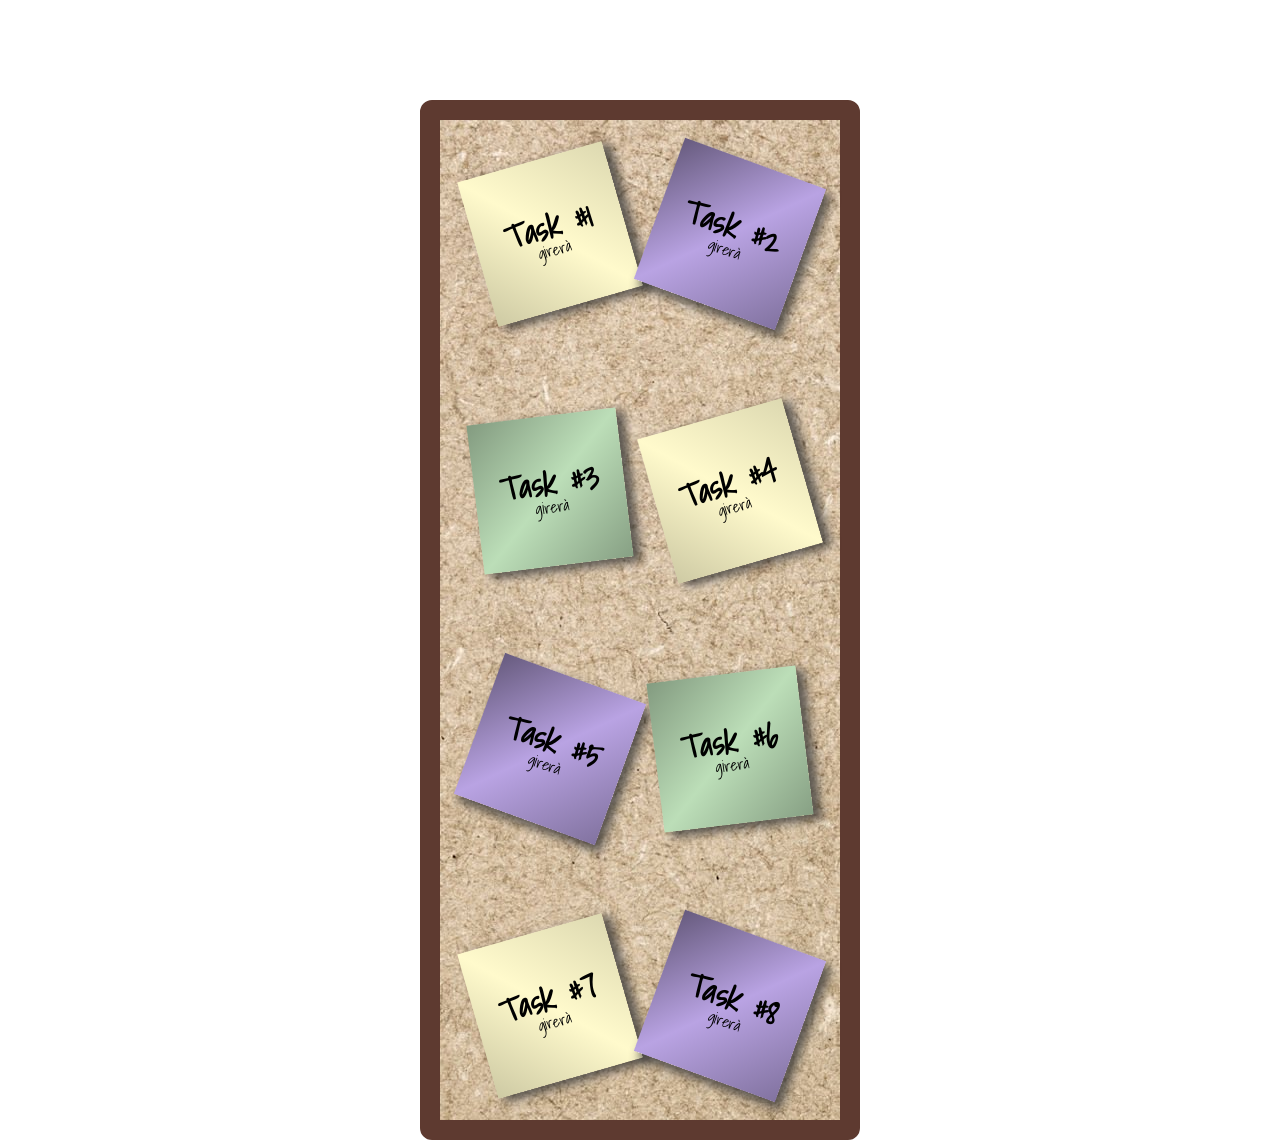
<file: index.html>
<!DOCTYPE html>
<html lang="en">
  <head>
    <meta charset="UTF-8" />
    <meta name="viewport" content="width=device-width, initial-scale=1.0" />
    <link rel="stylesheet" href="./assets/css/reset.css" />
    <link rel="stylesheet" href="./assets/css/altreCard.css" />
    <title>Document</title>
  </head>
  <body>
    <main>
      <section id="conteiner-card">
        <article class="card1" id="uno">
          <h1>Task #1</h1>
          <p>girerà</p>
        </article>
        <article class="card2" id="due">
          <h1>Task #2</h1>
          <p>girerà</p>
        </article>
        <article class="card3" id="tre">
          <h1>Task #3</h1>
          <p>girerà</p>
        </article>
        <article class="card4" id="quattro">
          <h1>Task #4</h1>
          <p>girerà</p>
        </article>
        <article class="card5" id="cinque">
          <h1>Task #5</h1>
          <p>girerà</p>
        </article>
        <article class="card6" id="sei">
          <h1>Task #6</h1>
          <p>girerà</p>
        </article>
        <article class="card7" id="sette">
          <h1>Task #7</h1>
          <p>girerà</p>
        </article>
        <article class="card8" id="otto">
          <h1>Task #8</h1>
          <p>girerà</p>
        </article>
      </section>
    </main>
  </body>
</html>
</file>
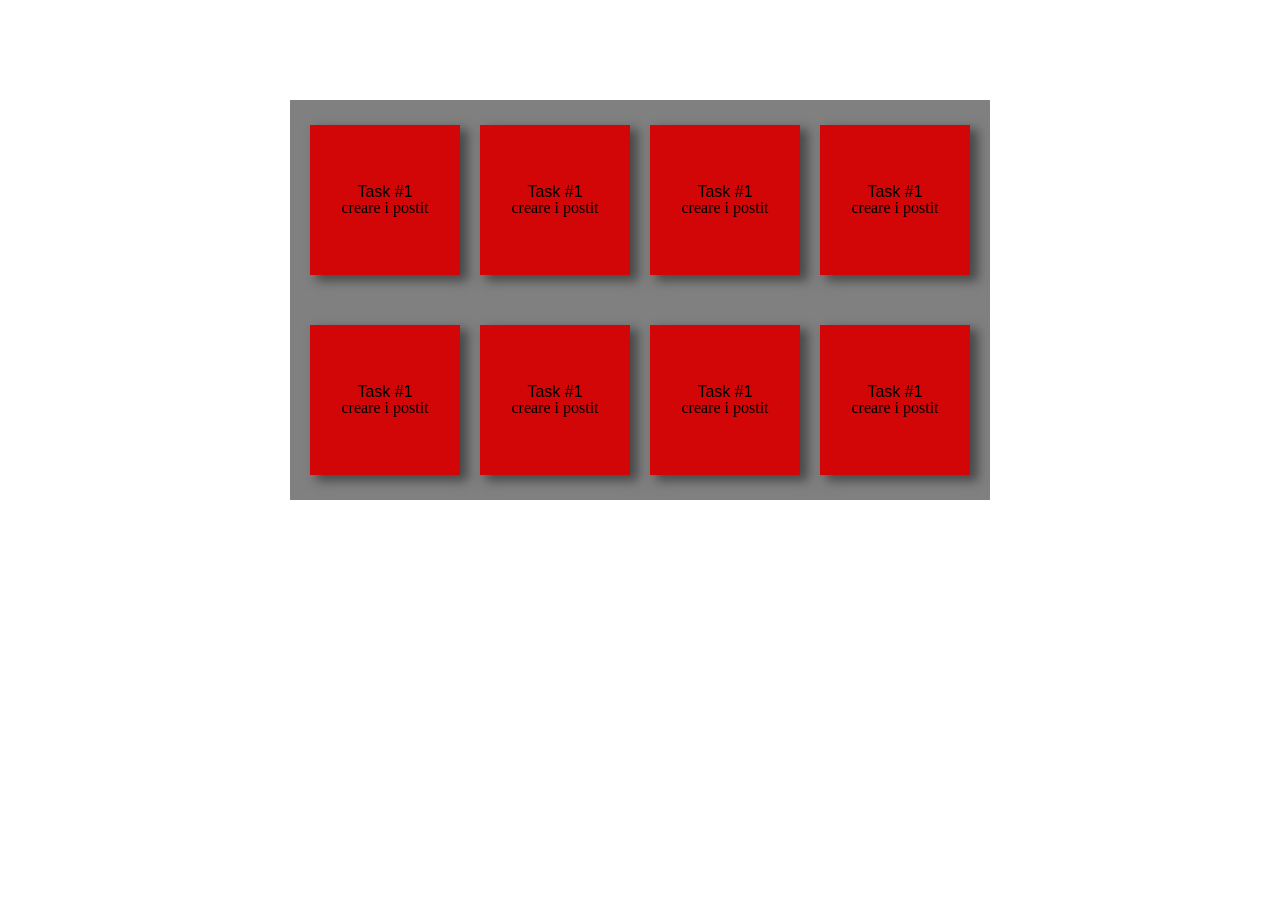
<file: carte.html>
<!DOCTYPE html>
<html lang="en">
  <head>
    <meta charset="UTF-8" />
    <meta name="viewport" content="width=device-width, initial-scale=1.0" />
    <link rel="stylesheet" href="./assets/css/reset.css" />
    <link rel="stylesheet" href="./assets/css/postit.css" />
    <title>Document</title>
  </head>
  <body>
    <main>
      <section id="conteiner-post">
        <article class="postit1" id="primo">
          <h2>Task #1</h2>
          creare i postit
        </article>
        <article class="postit2" id="secondo">
          <h2>Task #1</h2>
          creare i postit
        </article>
        <article class="postit3" id="terzo">
          <h2>Task #1</h2>
          creare i postit
        </article>
        <article class="postit4" id="quarto">
          <h2>Task #1</h2>
          creare i postit
        </article>
        <article class="postit5" id="quinto">
          <h2>Task #1</h2>
          creare i postit
        </article>
        <article class="postit6" id="sesto">
          <h2>Task #1</h2>
          creare i postit
        </article>
        <article class="postit7" id="settimo">
          <h2>Task #1</h2>
          creare i postit
        </article>
        <article class="postit8" id="ottavo">
          <h2>Task #1</h2>
          creare i postit
        </article>
      </section>
    </main>
  </body>
</html>
</file>
<file: assets/css/altreCard.css>
@import url('https://fonts.googleapis.com/css2?family=Shadows+Into+Light&display=swap');

main {
    display: flex;
    justify-content: center;
    align-items: center;
}

#conteiner-card {
    width: 400px;
    background-image: url(../img/istockphoto-165883765-2048x2048.jpg);
    border: 20px solid rgb(94, 58, 48);
    border-radius: 12px;
    height: 1000px;
    margin-top: 100px;
    display: flex;
    flex-direction: row;
    justify-content: center;
    align-items: center;
    flex-wrap: wrap;
    gap: 30px;
}

#conteiner-card article {
    display: flex;
    flex-direction: column;
    justify-content: center;
    align-items: center;
}

#conteiner-card h1 {
    font-family: "Shadows Into Light", cursive;
    font-weight: bold;
    font-size: 2em;
}

#conteiner-card p {
    font-family: "Shadows Into Light", cursive;
    font-size: 1em;
}

.card1, .card2, .card3, .card4, .card5, .card6, .card7, .card8 {
    width: 150px;
    height: 150px;
    -webkit-box-shadow: 7px 5px 10px 1px rgba(55, 55, 55, 0.76);
    box-shadow: 7px 5px 10px 1px rgba(55, 55, 55, 0.76);
    transition: transform 0.3s ease; /* Transizione per rotazione fluida */
}

/* Rotazioni iniziali per le carte */
.card1 {
    background: #CECAA4;
    background: linear-gradient(45deg, #CECAA4 0%, #FFFACC 50%, #DDD9B1 100%);
    transform: rotate(344deg);
}

.card2 {
    background: #675B7E;
    background: linear-gradient(135deg, #675B7E 0%, #B9A3E3 50%, #8273A0 100%);
    transform: rotate(20deg);
}

.card3 {
    background: #839B80;
    background: linear-gradient(135deg, #839B80 0%, #BCDEB8 50%, #87A084 100%);
    transform: rotate(353deg);
}

.card4 {
    background: #CECAA4;
    background: linear-gradient(45deg, #CECAA4 0%, #FFFACC 50%, #DDD9B1 100%);
    transform: rotate(344deg);
}

.card5 {
    background: #675B7E;
    background: linear-gradient(135deg, #675B7E 0%, #B9A3E3 50%, #8273A0 100%);
    transform: rotate(20deg);
}

.card6 {
    background: #839B80;
    background: linear-gradient(135deg, #839B80 0%, #BCDEB8 50%, #87A084 100%);
    transform: rotate(353deg);
}

.card7 {
    background: #CECAA4;
    background: linear-gradient(45deg, #CECAA4 0%, #FFFACC 50%, #DDD9B1 100%);
    transform: rotate(344deg);
}

.card8 {
    background: #675B7E;
    background: linear-gradient(135deg, #675B7E 0%, #B9A3E3 50%, #8273A0 100%);
    transform: rotate(20deg);
}

/* Quando il mouse passa sopra la carta, la rotazione viene annullata */
.card1:hover, .card2:hover, .card3:hover, .card4:hover, .card5:hover, .card6:hover, .card7:hover, .card8:hover {
    transform: rotate(0deg);
}
</file>
<file: assets/css/postit.css>
#conteiner-post{
    width: 700px;
    background-color: gray;
    height: 400px;
    margin-top: 100px;
    display: flex;
    flex-wrap: wrap;
    justify-content: space-evenly;
    align-items: center;

}

main{
    
    display: flex;
    justify-content: center;
    align-items: center;
}
#conteiner-post article h2{
    font-size: 1em;
    font-family: Impact, Haettenschweiler, 'Arial Narrow Bold', sans-serif;
}

#conteiner-post article{
    display: flex;
    flex-direction: column;
    justify-content: center;
    align-items: center;
    flex-wrap: nowrap;
    font-size: 1em;
    text-align: center;
}

.postit1,.postit2,.postit3,.postit4,.postit5,.postit6,.postit7,.postit8{
    width: 150px;
    height: 150px;
    background-color: #d30606fd;
    transition: transform 3s ease, background-color 3s ease;
    
}

#primo,#secondo,#terzo,#quarto,#quinto,#sesto,#settimo,#ottavo{
    -webkit-box-shadow: 7px 5px 10px 1px rgba(55,55,55,0.76); 
box-shadow: 7px 5px 10px 1px rgba(55,55,55,0.76);

}

#primo:hover{
    background: #CECAA4;
background: -moz-linear-gradient(45deg, #CECAA4 0%, #FFFACC 50%, #DDD9B1 100%);
background: -webkit-linear-gradient(45deg, #CECAA4 0%, #FFFACC 50%, #DDD9B1 100%);
background: linear-gradient(45deg, #CECAA4 0%, #FFFACC 50%, #DDD9B1 100%);
    transform: rotate(355deg);
}

#secondo:hover{
    background: #839B80;
    background: -moz-linear-gradient(-45deg, #839B80 0%, #BCDEB8 50%, #87A084 100%);
    background: -webkit-linear-gradient(-45deg, #839B80 0%, #BCDEB8 50%, #87A084 100%);
    background: linear-gradient(135deg, #839B80 0%, #BCDEB8 50%, #87A084 100%);
   transform: rotate(354deg);
}

#terzo:hover{
    background: #675B7E;
    background: -moz-linear-gradient(-45deg, #675B7E 0%, #B9A3E3 50%, #8273A0 100%);
    background: -webkit-linear-gradient(-45deg, #675B7E 0%, #B9A3E3 50%, #8273A0 100%);
    background: linear-gradient(135deg, #675B7E 0%, #B9A3E3 50%, #8273A0 100%);
    transform: rotate(354deg);
}

#quarto:hover{
    background: #839B80;
background: -moz-linear-gradient(-45deg, #839B80 0%, #BCDEB8 50%, #87A084 100%);
background: -webkit-linear-gradient(-45deg, #839B80 0%, #BCDEB8 50%, #87A084 100%);
background: linear-gradient(135deg, #839B80 0%, #BCDEB8 50%, #87A084 100%);
    transform: rotate(354deg);
}

#quinto:hover{
    background: #CECAA4;
background: -moz-linear-gradient(45deg, #CECAA4 0%, #FFFACC 50%, #DDD9B1 100%);
background: -webkit-linear-gradient(45deg, #CECAA4 0%, #FFFACC 50%, #DDD9B1 100%);
background: linear-gradient(45deg, #CECAA4 0%, #FFFACC 50%, #DDD9B1 100%);
    transform: rotate(340deg);
}

#sesto:hover{
    background: #675B7E;
background: -moz-linear-gradient(-45deg, #675B7E 0%, #B9A3E3 50%, #8273A0 100%);
background: -webkit-linear-gradient(-45deg, #675B7E 0%, #B9A3E3 50%, #8273A0 100%);
background: linear-gradient(135deg, #675B7E 0%, #B9A3E3 50%, #8273A0 100%);
    transform: rotate(339deg);
}

#settimo:hover{
    background: #CECAA4;
    background: -moz-linear-gradient(45deg, #CECAA4 0%, #FFFACC 50%, #DDD9B1 100%);
    background: -webkit-linear-gradient(45deg, #CECAA4 0%, #FFFACC 50%, #DDD9B1 100%);
    background: linear-gradient(45deg, #CECAA4 0%, #FFFACC 50%, #DDD9B1 100%);
    transform: rotate(353deg);
}

#ottavo:hover{
    background: #839B80;
    background: -moz-linear-gradient(-45deg, #839B80 0%, #BCDEB8 50%, #87A084 100%);
    background: -webkit-linear-gradient(-45deg, #839B80 0%, #BCDEB8 50%, #87A084 100%);
    background: linear-gradient(135deg, #839B80 0%, #BCDEB8 50%, #87A084 100%);
    transform: rotate(354deg);
}
</file>
